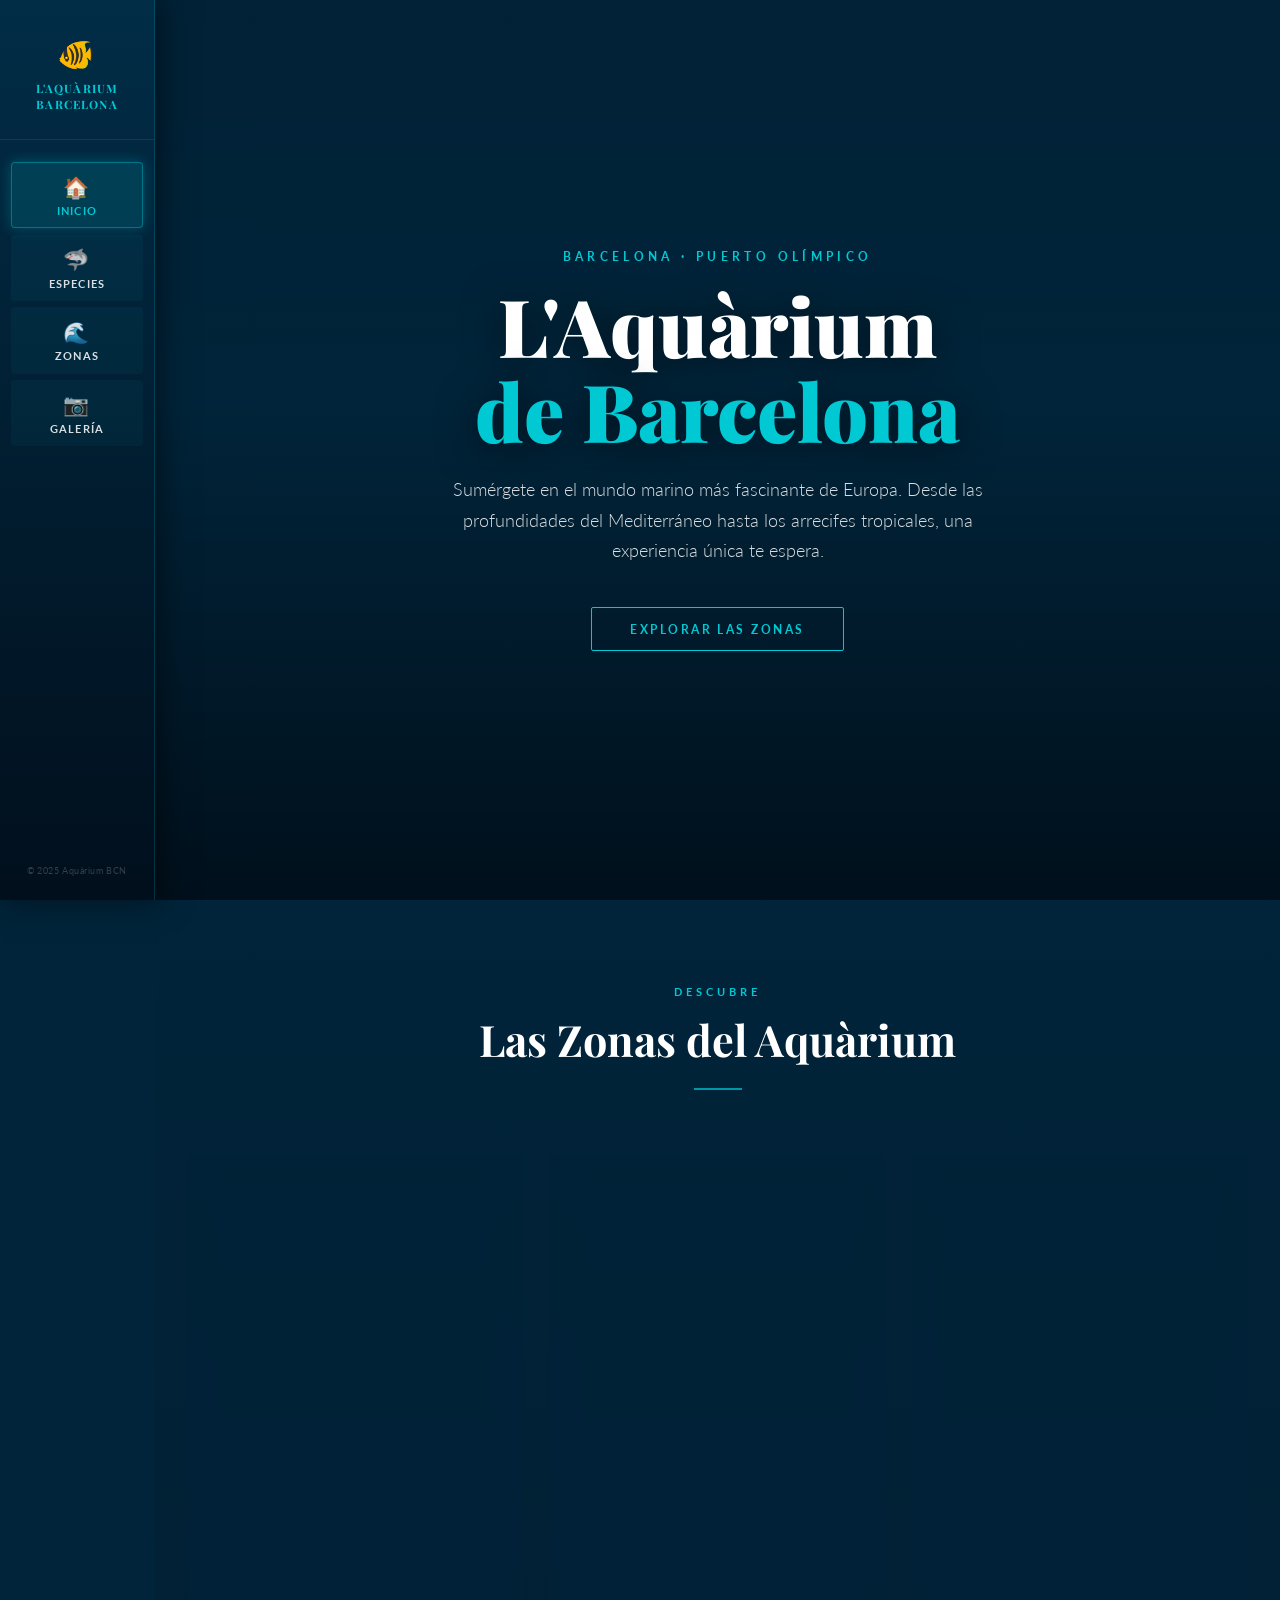
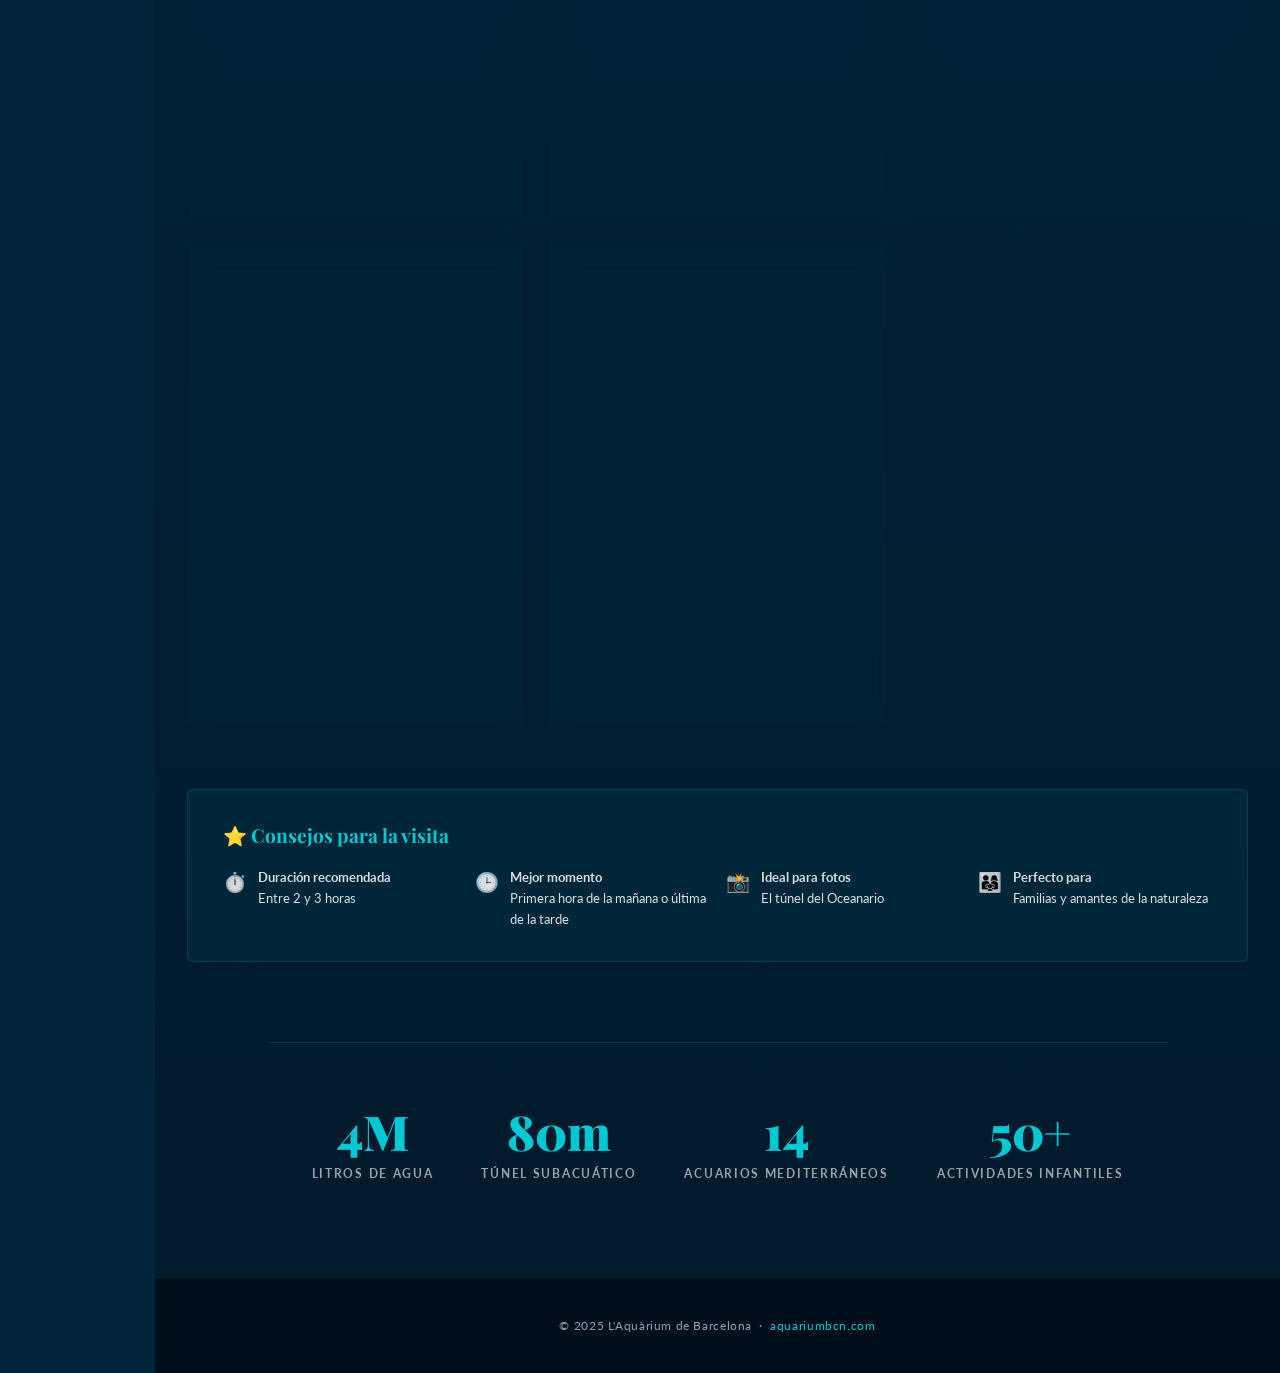
<file: lugares-de-interes.html>
<!doctype html>
<html lang="es">
  <head>
    <meta charset="UTF-8" />
    <meta name="viewport" content="width=device-width, initial-scale=1.0" />
    <title>L'Aquàrium de Barcelona</title>
    <link
      href="https://fonts.googleapis.com/css2?family=Playfair+Display:wght@400;700;900&family=Lato:wght@300;400;700&display=swap"
      rel="stylesheet"
    />
    <style>
      :root {
        --ocean-deep: #01243a;
        --aqua: #00c9d4;
        --aqua-glow: rgba(0, 201, 212, 0.3);
        --white: #ffffff;
        --white-dim: rgba(255, 255, 255, 0.85);
        --white-muted: rgba(255, 255, 255, 0.6);
        --card-bg: rgba(1, 36, 58, 0.55);
        --card-border: rgba(0, 201, 212, 0.25);
        --sidebar-w: 155px;
      }
      *,
      *::before,
      *::after {
        box-sizing: border-box;
        margin: 0;
        padding: 0;
      }
      html {
        scroll-behavior: smooth;
      }
      body {
        font-family: "Lato", sans-serif;
        color: var(--white);
        min-height: 100vh;
        background-color: var(--ocean-deep);
        overflow-x: hidden;
      }

      /* ══ SIDEBAR ══════════════════════════════════ */
      .sidebar {
        position: fixed;
        top: 0;
        left: 0;
        width: var(--sidebar-w);
        height: 100vh;
        background: linear-gradient(180deg, #012d47 0%, #010f1c 100%);
        border-right: 1px solid rgba(0, 201, 212, 0.2);
        display: flex;
        flex-direction: column;
        align-items: center;
        padding: 2rem 0 1.5rem;
        z-index: 200;
        box-shadow: 4px 0 30px rgba(0, 0, 0, 0.5);
      }

      .sidebar-logo {
        font-family: "Playfair Display", serif;
        font-size: 0.72rem;
        font-weight: 700;
        letter-spacing: 0.1em;
        text-transform: uppercase;
        color: var(--aqua);
        text-align: center;
        line-height: 1.4;
        padding: 0 1rem 1.6rem;
        border-bottom: 1px solid rgba(0, 201, 212, 0.15);
        width: 100%;
      }
      .sidebar-logo .logo-fish {
        font-size: 1.9rem;
        display: block;
        margin-bottom: 0.4rem;
      }

      .sidebar-nav {
        list-style: none;
        width: 100%;
        margin-top: 1.4rem;
        display: flex;
        flex-direction: column;
        gap: 0.4rem;
        padding: 0 0.7rem;
        flex: 1;
      }

      .sidebar-nav li a {
        display: flex;
        flex-direction: column;
        align-items: center;
        gap: 0.28rem;
        width: 100%;
        padding: 0.65rem 0.5rem;
        font-size: 0.7rem;
        font-weight: 700;
        letter-spacing: 0.1em;
        text-transform: uppercase;
        text-decoration: none;
        color: var(--white-dim);
        border-radius: 4px;
        border: 1px solid transparent;
        background: rgba(0, 201, 212, 0.05);
        text-align: center;
        transition:
          background 0.25s,
          color 0.25s,
          border-color 0.25s,
          box-shadow 0.25s;
      }
      .sidebar-nav li a .nav-icon {
        font-size: 1.3rem;
      }

      .sidebar-nav li a:hover,
      .sidebar-nav li a.active {
        background: rgba(0, 201, 212, 0.15);
        color: var(--aqua);
        border-color: rgba(0, 201, 212, 0.4);
        box-shadow: 0 0 14px var(--aqua-glow);
      }

      .sidebar-bottom {
        font-size: 0.58rem;
        color: rgba(255, 255, 255, 0.2);
        text-align: center;
        padding: 0 1rem;
        letter-spacing: 0.06em;
      }

      /* ══ PAGE WRAPPER ═══════════════════════════ */
      .page-wrapper {
        margin-left: var(--sidebar-w);
      }

      /* ══ HERO ═══════════════════════════════════ */
      .hero {
        position: relative;
        min-height: 100vh;
        display: flex;
        flex-direction: column;
        align-items: center;
        justify-content: center;
        text-align: center;
        padding: 2rem;
        overflow: hidden;
      }
      .hero-bg {
        position: absolute;
        inset: 0;
        background-image: url("https://cdn-imgix.headout.com/media/images/5b5d4458f98a10139a5e98d0fe8f15b3-21526-barcelona-combo--montjuic-cable-car---aquarium-barcelona-07.jpg?auto=compress%2Cformat&q=90&crop=faces&fit=crop");
        background-size: cover;
        background-position: center;
        filter: brightness(0.32) saturate(1.4);
        transform: scale(1.04);
        animation: slowZoom 22s ease-in-out infinite alternate;
      }
      .hero-bg::after {
        content: "";
        position: absolute;
        inset: 0;
        background: linear-gradient(
          to bottom,
          rgba(1, 36, 58, 0.1) 0%,
          rgba(1, 36, 58, 0) 45%,
          rgba(1, 36, 58, 0.88) 100%
        );
      }
      @keyframes slowZoom {
        from {
          transform: scale(1.04);
        }
        to {
          transform: scale(1.13);
        }
      }

      .bubbles {
        position: absolute;
        inset: 0;
        pointer-events: none;
        overflow: hidden;
      }
      .bubble {
        position: absolute;
        bottom: -60px;
        border-radius: 50%;
        background: rgba(0, 201, 212, 0.14);
        border: 1px solid rgba(0, 201, 212, 0.3);
        animation: rise linear infinite;
      }
      .bubble:nth-child(1) {
        width: 13px;
        height: 13px;
        left: 8%;
        animation-duration: 8s;
        animation-delay: 0s;
      }
      .bubble:nth-child(2) {
        width: 21px;
        height: 21px;
        left: 20%;
        animation-duration: 11s;
        animation-delay: 2s;
      }
      .bubble:nth-child(3) {
        width: 8px;
        height: 8px;
        left: 34%;
        animation-duration: 7s;
        animation-delay: 4s;
      }
      .bubble:nth-child(4) {
        width: 17px;
        height: 17px;
        left: 50%;
        animation-duration: 13s;
        animation-delay: 1s;
      }
      .bubble:nth-child(5) {
        width: 10px;
        height: 10px;
        left: 64%;
        animation-duration: 9s;
        animation-delay: 3.5s;
      }
      .bubble:nth-child(6) {
        width: 24px;
        height: 24px;
        left: 77%;
        animation-duration: 15s;
        animation-delay: 0.5s;
      }
      .bubble:nth-child(7) {
        width: 11px;
        height: 11px;
        left: 88%;
        animation-duration: 10s;
        animation-delay: 6s;
      }
      @keyframes rise {
        0% {
          transform: translateY(0) translateX(0);
          opacity: 0;
        }
        10% {
          opacity: 1;
        }
        90% {
          opacity: 0.5;
        }
        100% {
          transform: translateY(-100vh) translateX(20px);
          opacity: 0;
        }
      }

      .hero-content {
        position: relative;
        z-index: 2;
        max-width: 720px;
      }
      .hero-eyebrow {
        font-size: 0.78rem;
        font-weight: 700;
        letter-spacing: 0.35em;
        text-transform: uppercase;
        color: var(--aqua);
        margin-bottom: 1.2rem;
        opacity: 0;
        animation: fadeUp 0.8s 0.2s ease forwards;
      }
      .hero-title {
        font-family: "Playfair Display", serif;
        font-size: clamp(2.6rem, 7vw, 5rem);
        font-weight: 900;
        line-height: 1.06;
        color: var(--white);
        text-shadow: 0 4px 40px rgba(0, 0, 0, 0.6);
        margin-bottom: 1.4rem;
        opacity: 0;
        animation: fadeUp 0.8s 0.4s ease forwards;
      }
      .hero-title span {
        color: var(--aqua);
      }
      .hero-subtitle {
        font-size: clamp(0.9rem, 2vw, 1.1rem);
        font-weight: 300;
        line-height: 1.75;
        color: var(--white-dim);
        max-width: 560px;
        margin: 0 auto 2.5rem;
        opacity: 0;
        animation: fadeUp 0.8s 0.6s ease forwards;
      }
      .hero-cta {
        display: inline-block;
        padding: 0.85rem 2.4rem;
        background: transparent;
        color: var(--aqua);
        border: 1.5px solid var(--aqua);
        border-radius: 2px;
        font-size: 0.78rem;
        font-weight: 700;
        letter-spacing: 0.2em;
        text-transform: uppercase;
        text-decoration: none;
        transition:
          background 0.3s,
          color 0.3s;
        opacity: 0;
        animation: fadeUp 0.8s 0.8s ease forwards;
      }
      .hero-cta:hover {
        background: var(--aqua);
        color: var(--ocean-deep);
      }
      @keyframes fadeUp {
        from {
          opacity: 0;
          transform: translateY(22px);
        }
        to {
          opacity: 1;
          transform: translateY(0);
        }
      }

      /* ══ MAIN ════════════════════════════════════ */
      main {
        background: linear-gradient(180deg, var(--ocean-deep) 0%, #011a2c 100%);
        padding: 5rem 2rem 6rem;
      }
      .section-header {
        text-align: center;
        margin-bottom: 4rem;
      }
      .section-label {
        display: inline-block;
        font-size: 0.7rem;
        font-weight: 700;
        letter-spacing: 0.35em;
        text-transform: uppercase;
        color: var(--aqua);
        margin-bottom: 1rem;
      }
      .section-title {
        font-family: "Playfair Display", serif;
        font-size: clamp(1.8rem, 4vw, 2.7rem);
        font-weight: 700;
        color: var(--white);
        line-height: 1.2;
      }
      .divider {
        width: 48px;
        height: 2px;
        background: var(--aqua);
        margin: 1.4rem auto 0;
        opacity: 0.7;
      }

      /* Cards grid */
      .zones-grid {
        display: grid;
        grid-template-columns: repeat(auto-fill, minmax(300px, 1fr));
        gap: 1.7rem;
        max-width: 1080px;
        margin: 0 auto;
      }
      .zone-card {
        background: var(--card-bg);
        border: 1px solid var(--card-border);
        border-radius: 6px;
        padding: 1.8rem 1.7rem;
        backdrop-filter: blur(12px);
        -webkit-backdrop-filter: blur(12px);
        transition:
          transform 0.35s,
          box-shadow 0.35s,
          border-color 0.35s;
        position: relative;
        overflow: hidden;
      }
      .zone-card::before {
        content: "";
        position: absolute;
        top: 0;
        left: 0;
        right: 0;
        height: 2px;
        background: linear-gradient(
          90deg,
          transparent,
          var(--aqua),
          transparent
        );
        opacity: 0;
        transition: opacity 0.35s;
      }
      .zone-card:hover {
        transform: translateY(-6px);
        box-shadow:
          0 20px 60px rgba(0, 0, 0, 0.5),
          0 0 30px var(--aqua-glow);
        border-color: rgba(0, 201, 212, 0.5);
      }
      .zone-card:hover::before {
        opacity: 1;
      }

      .card-icon {
        font-size: 2.2rem;
        margin-bottom: 0.8rem;
        display: block;
      }
      .card-title {
        font-family: "Playfair Display", serif;
        font-size: 1.25rem;
        font-weight: 700;
        color: var(--white);
        margin-bottom: 0.5rem;
      }
      .card-desc {
        font-size: 0.87rem;
        font-weight: 300;
        color: var(--white-muted);
        line-height: 1.65;
        margin-bottom: 1.2rem;
      }

      .card-section {
        margin-bottom: 1rem;
      }
      .card-section-title {
        font-size: 0.68rem;
        font-weight: 700;
        letter-spacing: 0.18em;
        text-transform: uppercase;
        color: var(--aqua);
        margin-bottom: 0.45rem;
        display: flex;
        align-items: center;
        gap: 0.4rem;
      }
      .card-section-title::before {
        content: "◆";
        font-size: 0.42rem;
        opacity: 0.7;
      }

      .highlights {
        list-style: none;
        display: flex;
        flex-direction: column;
        gap: 0.42rem;
      }
      .highlights li {
        display: flex;
        align-items: flex-start;
        gap: 0.55rem;
        font-size: 0.82rem;
        color: var(--white-dim);
        line-height: 1.5;
      }
      .highlights li::before {
        content: "▸";
        color: var(--aqua);
        flex-shrink: 0;
        margin-top: 0.06em;
        font-size: 0.7rem;
      }

      /* Tips */
      .tips-section {
        max-width: 1080px;
        margin: 4rem auto 0;
        background: rgba(0, 201, 212, 0.06);
        border: 1px solid rgba(0, 201, 212, 0.18);
        border-radius: 6px;
        padding: 2rem 2.2rem;
      }
      .tips-title {
        font-family: "Playfair Display", serif;
        font-size: 1.2rem;
        font-weight: 700;
        color: var(--aqua);
        margin-bottom: 1.2rem;
        display: flex;
        align-items: center;
        gap: 0.5rem;
      }
      .tips-grid {
        display: grid;
        grid-template-columns: repeat(auto-fill, minmax(190px, 1fr));
        gap: 1.1rem;
      }
      .tip {
        display: flex;
        align-items: flex-start;
        gap: 0.7rem;
        font-size: 0.84rem;
        color: var(--white-dim);
        line-height: 1.55;
      }
      .tip-icon {
        font-size: 1.2rem;
        flex-shrink: 0;
      }

      /* Stats */
      .stats {
        display: flex;
        justify-content: center;
        flex-wrap: wrap;
        gap: 3rem;
        max-width: 900px;
        margin: 5rem auto 0;
        padding-top: 4rem;
        border-top: 1px solid rgba(255, 255, 255, 0.08);
      }
      .stat {
        text-align: center;
      }
      .stat-number {
        font-family: "Playfair Display", serif;
        font-size: clamp(2rem, 5vw, 3rem);
        font-weight: 900;
        color: var(--aqua);
        display: block;
        line-height: 1;
        margin-bottom: 0.4rem;
      }
      .stat-label {
        font-size: 0.76rem;
        font-weight: 700;
        letter-spacing: 0.14em;
        text-transform: uppercase;
        color: var(--white-muted);
      }

      /* Footer */
      footer {
        text-align: center;
        padding: 2.5rem 1.5rem;
        font-size: 0.78rem;
        color: var(--white-muted);
        letter-spacing: 0.05em;
        border-top: 1px solid rgba(255, 255, 255, 0.06);
        background: #010f1c;
      }
      footer a {
        color: var(--aqua);
        text-decoration: none;
      }

      /* Responsive */
      @media (max-width: 768px) {
        :root {
          --sidebar-w: 0px;
        }
        .sidebar {
          display: none;
        }
        .zones-grid {
          grid-template-columns: 1fr;
        }
        .stats {
          gap: 2rem;
        }
      }
    </style>
  </head>
  <body>
    <!-- ══ SIDEBAR ══ -->
    <nav class="sidebar">
      <div class="sidebar-logo">
        <span class="logo-fish">🐠</span>
        L'Aquàrium<br />Barcelona
      </div>
      <ul class="sidebar-nav">
        <li>
          <a href="index.html" class="active">
            <span class="nav-icon">🏠</span>
            Inicio
          </a>
        </li>
        <li>
          <a href="especies.html">
            <span class="nav-icon">🦈</span>
            Especies
          </a>
        </li>
        <li>
          <a href="zonas.html">
            <span class="nav-icon">🌊</span>
            Zonas
          </a>
        </li>
        <li>
          <a href="galeria.html">
            <span class="nav-icon">📷</span>
            Galería
          </a>
        </li>
      </ul>
      <p class="sidebar-bottom">© 2025 Aquàrium BCN</p>
    </nav>

    <!-- ══ CONTENT ══ -->
    <div class="page-wrapper">
      <section class="hero" id="inicio">
        <div class="hero-bg"></div>
        <div class="bubbles">
          <div class="bubble"></div>
          <div class="bubble"></div>
          <div class="bubble"></div>
          <div class="bubble"></div>
          <div class="bubble"></div>
          <div class="bubble"></div>
          <div class="bubble"></div>
        </div>
        <div class="hero-content">
          <p class="hero-eyebrow">Barcelona · Puerto Olímpico</p>
          <h1 class="hero-title">L'Aquàrium<br /><span>de Barcelona</span></h1>
          <p class="hero-subtitle">
            Sumérgete en el mundo marino más fascinante de Europa. Desde las
            profundidades del Mediterráneo hasta los arrecifes tropicales, una
            experiencia única te espera.
          </p>
          <a href="#zonas" class="hero-cta">Explorar las zonas</a>
        </div>
      </section>

      <main id="zonas">
        <div class="section-header">
          <span class="section-label">Descubre</span>
          <h2 class="section-title">Las Zonas del Aquàrium</h2>
          <div class="divider"></div>
        </div>

        <div class="zones-grid">
          <!-- OCEANARIO -->
          <div class="zone-card">
            <span class="card-icon">🦈</span>
            <h3 class="card-title">El Oceanario</h3>
            <p class="card-desc">
              La joya del acuario. Un espacio totalmente inmersivo para sentirte
              dentro del océano.
            </p>

            <div class="card-section">
              <p class="card-section-title">Túnel Subacuático</p>
              <ul class="highlights">
                <li>
                  Pasarela transparente de <strong>80 metros</strong> de
                  longitud.
                </li>
                <li>
                  Animales nadando a tu alrededor gracias al cristal curvo
                  reforzado.
                </li>
              </ul>
            </div>
            <div class="card-section">
              <p class="card-section-title">Especies destacadas</p>
              <ul class="highlights">
                <li>
                  Tiburones toro, rayas de gran tamaño y peces luna (Mola mola).
                </li>
                <li>Morenas ocultas y numerosas especies pelágicas.</li>
              </ul>
            </div>
            <div class="card-section">
              <p class="card-section-title">Dimensiones</p>
              <ul class="highlights">
                <li>
                  <strong>36 m</strong> de diámetro ·
                  <strong>4 millones de litros</strong> de agua.
                </li>
                <li>Acuario circular más grande del Mediterráneo.</li>
              </ul>
            </div>
            <div class="card-section">
              <p class="card-section-title">Experiencias especiales</p>
              <ul class="highlights">
                <li>Buceo con tiburones (certificados o con jaula).</li>
                <li>Alimentación de animales en horarios concretos.</li>
              </ul>
            </div>
          </div>

          <!-- MEDITERRÁNEO -->
          <div class="zone-card">
            <span class="card-icon">🌊</span>
            <h3 class="card-title">Acuarios Mediterráneos</h3>
            <p class="card-desc">
              Uno de los más importantes del mundo en temática mediterránea, con
              fauna y ecosistemas únicos.
            </p>

            <div class="card-section">
              <p class="card-section-title">14 Tanques dedicados</p>
              <ul class="highlights">
                <li>
                  Costas rocosas, fondos arenosos y praderas de posidonia.
                </li>
                <li>Comunidades de coralígeno de gran biodiversidad.</li>
                <li>Zonas protegidas: Delta del Ebro e Islas Medas.</li>
              </ul>
            </div>
            <div class="card-section">
              <p class="card-section-title">Especies características</p>
              <ul class="highlights">
                <li>Doradas, lubinas, meros, pulpos y sepias.</li>
                <li>Caballitos de mar, estrellas y erizos.</li>
              </ul>
            </div>
            <div class="card-section">
              <p class="card-section-title">Valor educativo</p>
              <ul class="highlights">
                <li>Conciencia sobre la conservación del Mediterráneo.</li>
              </ul>
            </div>
          </div>

          <!-- TROPICALES -->
          <div class="zone-card">
            <span class="card-icon">🌴</span>
            <h3 class="card-title">Mares Tropicales</h3>
            <p class="card-desc">
              7 acuarios con ecosistemas cálidos: una explosión de biodiversidad
              y color inigualable.
            </p>

            <div class="card-section">
              <p class="card-section-title">Ecosistemas recreados</p>
              <ul class="highlights">
                <li>Mar Rojo.</li>
                <li>Gran Barrera de Coral (Australia).</li>
                <li>Mar Caribe.</li>
              </ul>
            </div>
            <div class="card-section">
              <p class="card-section-title">Fauna destacada</p>
              <ul class="highlights">
                <li>Peces payaso, peces ángel y cirujano.</li>
                <li>Corales vivos de múltiples formas y colores.</li>
                <li>Especies venenosas: pez escorpión y pez león.</li>
              </ul>
            </div>
          </div>

          <!-- PLANETA AQUA -->
          <div class="zone-card">
            <span class="card-icon">🐧</span>
            <h3 class="card-title">Planeta Aqua</h3>
            <p class="card-desc">
              Espacio moderno en la segunda planta: cómo los animales sobreviven
              en condiciones extremas.
            </p>

            <div class="card-section">
              <p class="card-section-title">La Vida en el Frío</p>
              <ul class="highlights">
                <li>Hábitat de los pingüinos de Humboldt.</li>
                <li>Observación en superficie y bajo el agua.</li>
              </ul>
            </div>
            <div class="card-section">
              <p class="card-section-title">Mundo de Medusas</p>
              <ul class="highlights">
                <li>Exhibición hipnótica con iluminación especial.</li>
                <li>
                  Dentro de una estructura que simula un cachalote gigante.
                </li>
              </ul>
            </div>
            <div class="card-section">
              <p class="card-section-title">Agua dulce y selvas</p>
              <ul class="highlights">
                <li>Pirañas, ajolotes y ranas tropicales.</li>
              </ul>
            </div>
          </div>

          <!-- EXPLORA -->
          <div class="zone-card">
            <span class="card-icon">🔭</span>
            <h3 class="card-title">¡Explora! · Zona Infantil</h3>
            <p class="card-desc">
              Más de 50 actividades interactivas para que los niños aprendan
              jugando.
            </p>

            <div class="card-section">
              <p class="card-section-title">Actividades</p>
              <ul class="highlights">
                <li>Espacios para tocar, observar y escuchar.</li>
                <li>Juegos educativos sobre biología marina.</li>
              </ul>
            </div>
            <div class="card-section">
              <p class="card-section-title">Instalaciones</p>
              <ul class="highlights">
                <li>Réplicas de cuevas submarinas.</li>
                <li>Un batiscafo (submarino) para explorar.</li>
              </ul>
            </div>
            <div class="card-section">
              <p class="card-section-title">Objetivo</p>
              <ul class="highlights">
                <li>
                  Fomentar la curiosidad científica mediante la experiencia
                  directa.
                </li>
              </ul>
            </div>
          </div>
        </div>
        <!-- /zones-grid -->

        <!-- TIPS -->
        <div class="tips-section">
          <h3 class="tips-title">⭐ Consejos para la visita</h3>
          <div class="tips-grid">
            <div class="tip">
              <span class="tip-icon">⏱️</span>
              <div>
                <strong>Duración recomendada</strong><br />Entre 2 y 3 horas
              </div>
            </div>
            <div class="tip">
              <span class="tip-icon">🕒</span>
              <div>
                <strong>Mejor momento</strong><br />Primera hora de la mañana o
                última de la tarde
              </div>
            </div>
            <div class="tip">
              <span class="tip-icon">📸</span>
              <div>
                <strong>Ideal para fotos</strong><br />El túnel del Oceanario
              </div>
            </div>
            <div class="tip">
              <span class="tip-icon">👨‍👩‍👧</span>
              <div>
                <strong>Perfecto para</strong><br />Familias y amantes de la
                naturaleza
              </div>
            </div>
          </div>
        </div>

        <!-- STATS -->
        <div class="stats">
          <div class="stat">
            <span class="stat-number">4M</span
            ><span class="stat-label">Litros de agua</span>
          </div>
          <div class="stat">
            <span class="stat-number">80m</span
            ><span class="stat-label">Túnel subacuático</span>
          </div>
          <div class="stat">
            <span class="stat-number">14</span
            ><span class="stat-label">Acuarios mediterráneos</span>
          </div>
          <div class="stat">
            <span class="stat-number">50+</span
            ><span class="stat-label">Actividades infantiles</span>
          </div>
        </div>
      </main>

      <footer>
        <p>
          © 2025 L'Aquàrium de Barcelona &nbsp;·&nbsp;
          <a href="https://www.aquariumbcn.com" target="_blank"
            >aquariumbcn.com</a
          >
        </p>
      </footer>
    </div>
    <!-- /page-wrapper -->
  </body>
</html>
</file>
